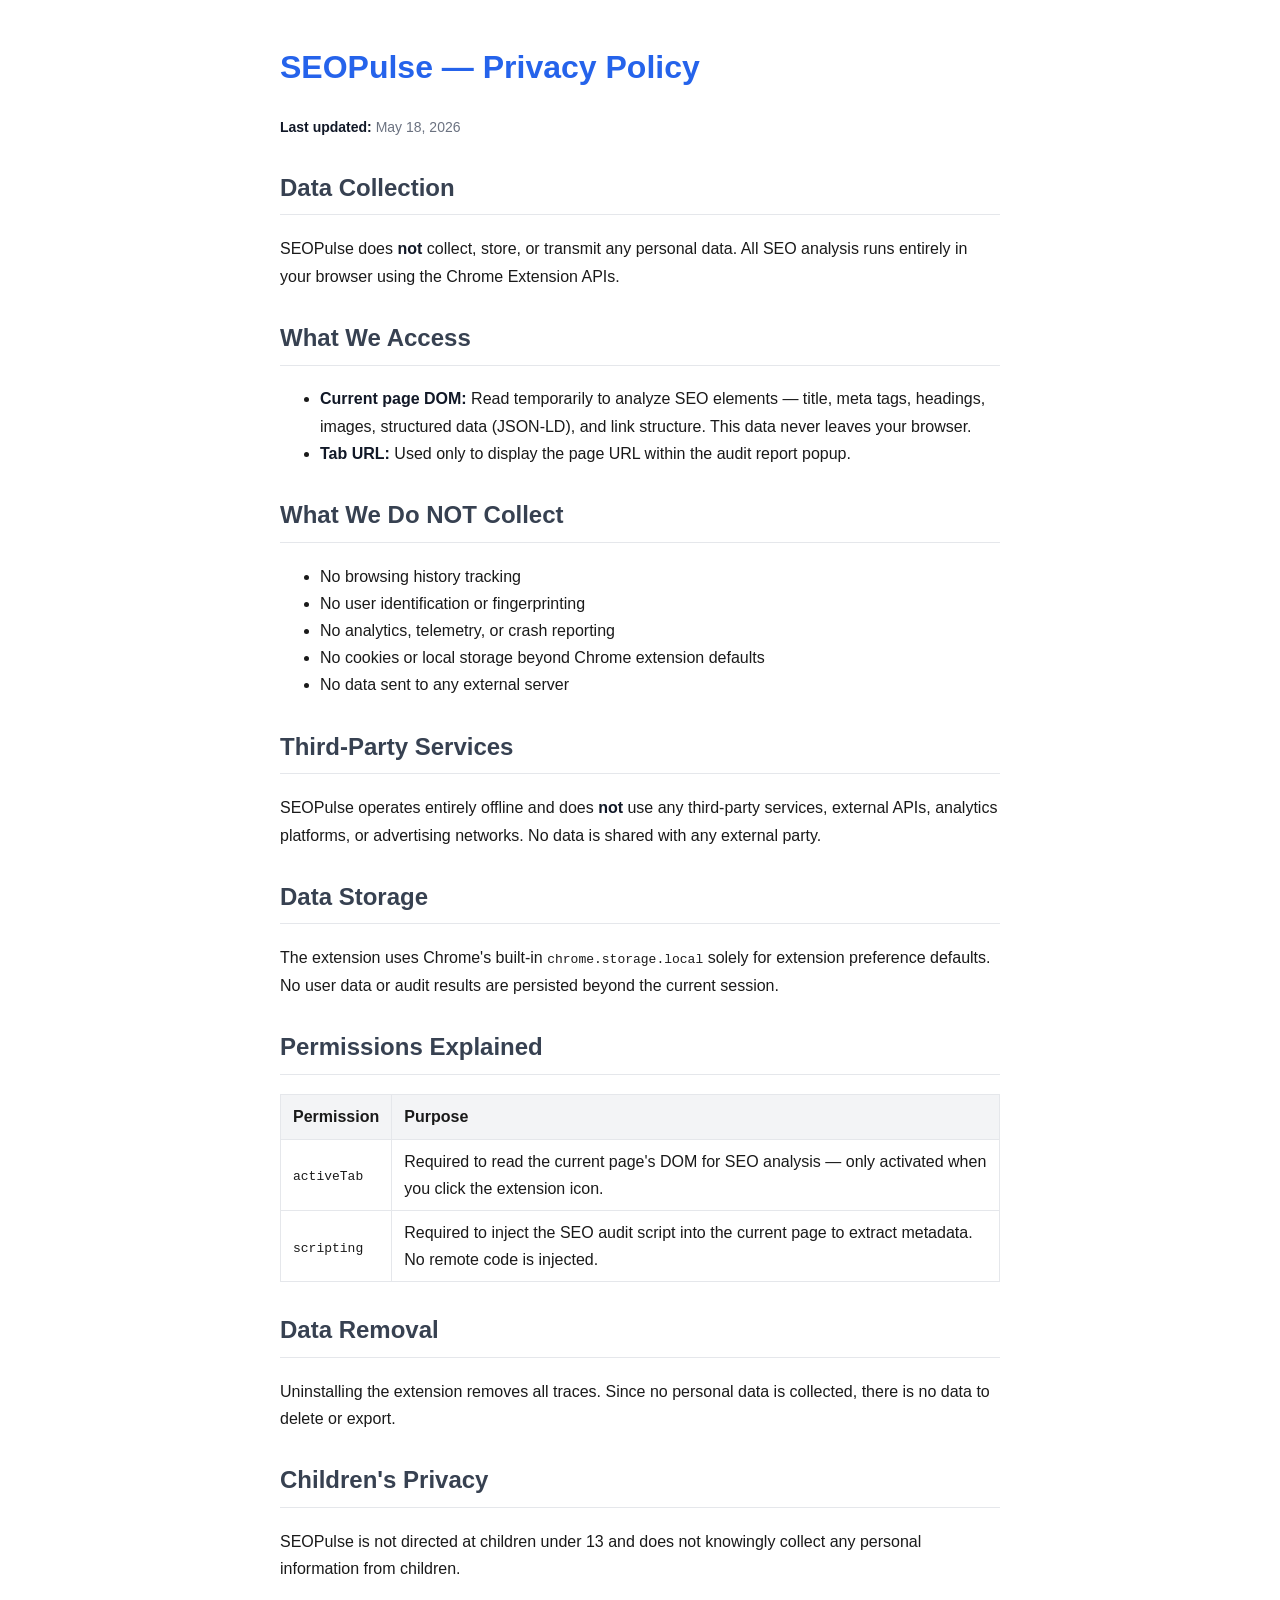
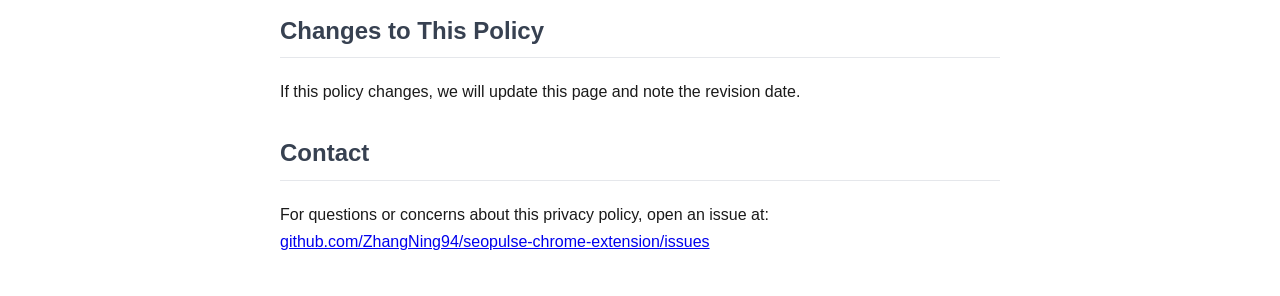
<file: index.html>
<!DOCTYPE html>
<html lang="en">
<head>
  <meta charset="UTF-8">
  <meta name="viewport" content="width=device-width, initial-scale=1.0">
  <title>Privacy Policy - SEOPulse</title>
  <style>
    body { font-family: -apple-system, BlinkMacSystemFont, 'Segoe UI', Roboto, sans-serif; max-width: 720px; margin: 40px auto; padding: 0 20px; line-height: 1.7; color: #1a1a1a; }
    h1 { color: #2563eb; }
    h2 { color: #374151; margin-top: 28px; border-bottom: 1px solid #e5e7eb; padding-bottom: 6px; }
    strong { color: #111827; }
    .last-updated { color: #6b7280; font-size: 14px; margin-bottom: 24px; }
  </style>
</head>
<body>
  <h1>SEOPulse — Privacy Policy</h1>
  <p class="last-updated"><strong>Last updated:</strong> May 18, 2026</p>

  <h2>Data Collection</h2>
  <p>SEOPulse does <strong>not</strong> collect, store, or transmit any personal data. All SEO analysis runs entirely in your browser using the Chrome Extension APIs.</p>

  <h2>What We Access</h2>
  <ul>
    <li><strong>Current page DOM:</strong> Read temporarily to analyze SEO elements — title, meta tags, headings, images, structured data (JSON-LD), and link structure. This data never leaves your browser.</li>
    <li><strong>Tab URL:</strong> Used only to display the page URL within the audit report popup.</li>
  </ul>

  <h2>What We Do NOT Collect</h2>
  <ul>
    <li>No browsing history tracking</li>
    <li>No user identification or fingerprinting</li>
    <li>No analytics, telemetry, or crash reporting</li>
    <li>No cookies or local storage beyond Chrome extension defaults</li>
    <li>No data sent to any external server</li>
  </ul>

  <h2>Third-Party Services</h2>
  <p>SEOPulse operates entirely offline and does <strong>not</strong> use any third-party services, external APIs, analytics platforms, or advertising networks. No data is shared with any external party.</p>

  <h2>Data Storage</h2>
  <p>The extension uses Chrome's built-in <code>chrome.storage.local</code> solely for extension preference defaults. No user data or audit results are persisted beyond the current session.</p>

  <h2>Permissions Explained</h2>
  <table style="width:100%; border-collapse:collapse; margin:12px 0;">
    <tr style="background:#f3f4f6;">
      <th style="text-align:left; padding:8px 12px; border:1px solid #e5e7eb;">Permission</th>
      <th style="text-align:left; padding:8px 12px; border:1px solid #e5e7eb;">Purpose</th>
    </tr>
    <tr>
      <td style="padding:8px 12px; border:1px solid #e5e7eb;"><code>activeTab</code></td>
      <td style="padding:8px 12px; border:1px solid #e5e7eb;">Required to read the current page's DOM for SEO analysis — only activated when you click the extension icon.</td>
    </tr>
    <tr>
      <td style="padding:8px 12px; border:1px solid #e5e7eb;"><code>scripting</code></td>
      <td style="padding:8px 12px; border:1px solid #e5e7eb;">Required to inject the SEO audit script into the current page to extract metadata. No remote code is injected.</td>
    </tr>
  </table>

  <h2>Data Removal</h2>
  <p>Uninstalling the extension removes all traces. Since no personal data is collected, there is no data to delete or export.</p>

  <h2>Children's Privacy</h2>
  <p>SEOPulse is not directed at children under 13 and does not knowingly collect any personal information from children.</p>

  <h2>Changes to This Policy</h2>
  <p>If this policy changes, we will update this page and note the revision date.</p>

  <h2>Contact</h2>
  <p>For questions or concerns about this privacy policy, open an issue at:<br>
  <a href="https://github.com/ZhangNing94/seopulse-chrome-extension/issues">github.com/ZhangNing94/seopulse-chrome-extension/issues</a></p>
</body>
</html>
</file>
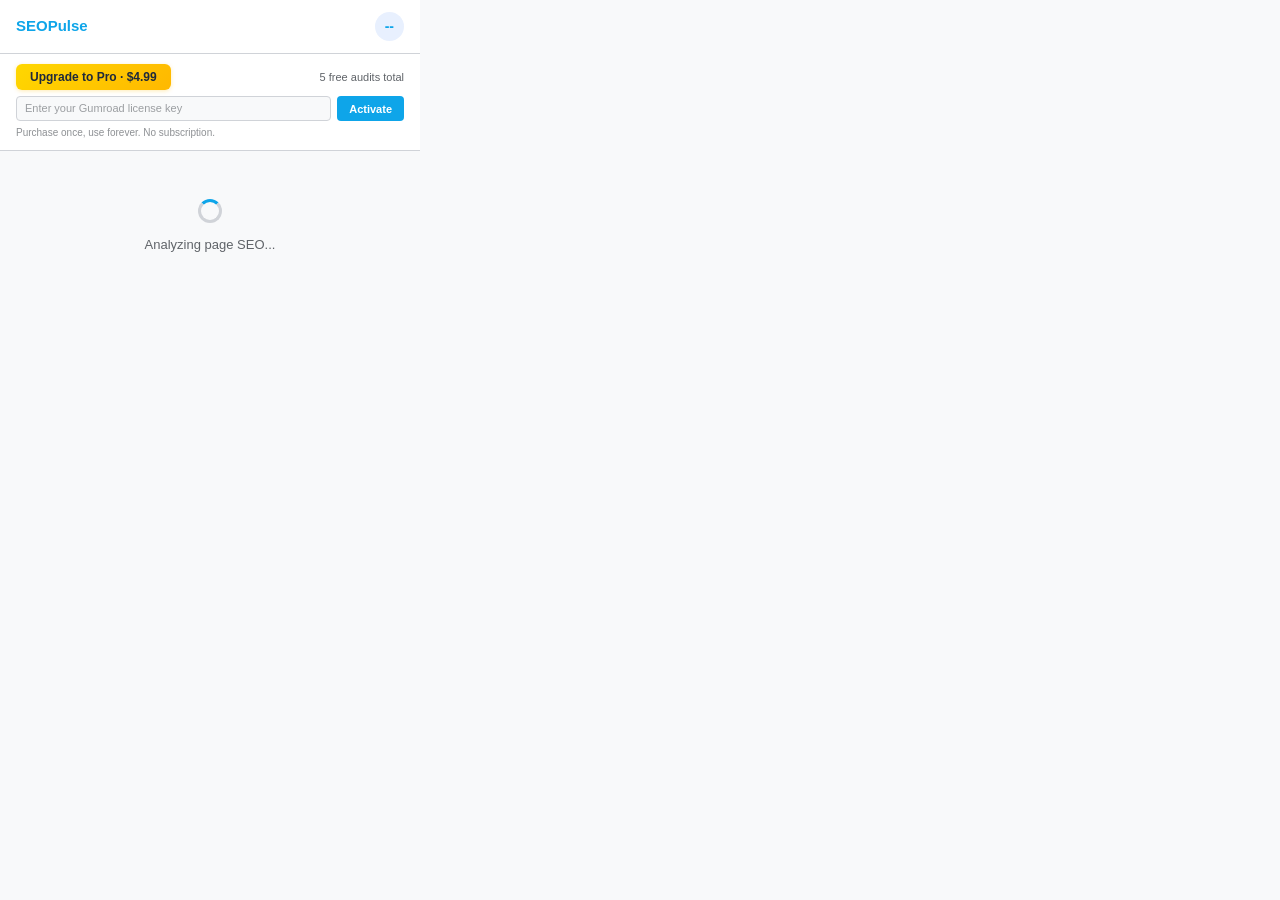
<file: popup.html>
<!DOCTYPE html>
<html>
<head>
  <meta charset="UTF-8">
  <title>SEOPulse</title>
  <link rel="stylesheet" href="popup.css">
</head>
<body>
  <header>
    <div class="logo">SEOPulse</div>
    <div id="scoreBadge" class="score-badge">--</div>
  </header>

  <!-- Pro Section -->
  <div id="proSection" class="pro-section">
    <div id="proFree">
      <div class="pro-free-top">
        <button id="upgradeProBtn" class="pro-upgrade-btn"> Upgrade to Pro · $4.99</button>
        <span id="usageDisplay" class="usage-badge">5 free audits total</span>
      </div>
      <div class="pro-license-row">
        <input type="text" id="licenseInput" placeholder="Enter your Gumroad license key" maxlength="50" autocomplete="off" spellcheck="false">
        <button id="activateBtn" class="pro-activate-btn">Activate</button>
      </div>
      <div id="licenseMsg" class="license-msg"></div>
      <p class="pro-hint">Purchase once, use forever. No subscription.</p>
    </div>
    <div id="proActive" class="pro-active hidden">
      <span class="pro-badge-inline"> PRO</span>
      <span class="pro-unlimited">Unlimited audits unlocked</span>
    </div>
  </div>

  <!-- Upgrade Modal -->
  <div id="upgradeModal" class="upgrade-modal hidden">
    <div class="upgrade-content">
      <div class="upgrade-title">Unlock Unlimited Audits</div>
      <div class="upgrade-subtitle">You've used all 5 free audits. Upgrade to Pro for unlimited access.</div>
      <div class="upgrade-features">
        <div class="upgrade-feature">Unlimited SEO audits, no daily cap</div>
        <div class="upgrade-feature">Full scoring, headings, social previews</div>
        <div class="upgrade-feature">Schema.org & structured data checks</div>
        <div class="upgrade-feature">One-time purchase, no subscription</div>
      </div>
      <div class="upgrade-price">$4.99 <small>one-time</small></div>
      <button id="getProBtn" class="upgrade-btn">Get Pro - $4.99</button>
      <button id="upgradeCloseBtn" class="upgrade-btn-outline">Not now</button>
    </div>
  </div>

  <div id="loading">
    <div class="spinner"></div>
    <p>Analyzing page SEO...</p>
  </div>

  <div id="results" class="hidden">
    <div class="scorebar" id="scorebar">
      <div class="scorebar-fill" id="scorebarFill"></div>
    </div>

    <div class="checks-list" id="checksList"></div>

    <section class="section">
      <h3> Content</h3>
      <div class="info-row"><span>Word Count</span><span id="wordCount">--</span></div>
      <div class="info-row"><span>Links</span><span id="links">--</span></div>
      <div class="info-row"><span>Language</span><span id="language">--</span></div>
    </section>

    <section class="section">
      <h3> Heading Structure</h3>
      <div class="heading-bars" id="headingBars">
        <div class="hbar"><span class="hbar-label">H1</span><span class="hbar-count" id="h1Count">0</span></div>
        <div class="hbar"><span class="hbar-label">H2</span><span class="hbar-count" id="h2Count">0</span></div>
        <div class="hbar"><span class="hbar-label">H3</span><span class="hbar-count" id="h3Count">0</span></div>
        <div class="hbar"><span class="hbar-label">H4</span><span class="hbar-count" id="h4Count">0</span></div>
        <div class="hbar"><span class="hbar-label">H5</span><span class="hbar-count" id="h5Count">0</span></div>
        <div class="hbar"><span class="hbar-label">H6</span><span class="hbar-count" id="h6Count">0</span></div>
      </div>
    </section>

    <section class="section">
      <h3> Social Preview</h3>
      <div class="social-tabs">
        <button class="social-tab active" data-preview="google">Google</button>
        <button class="social-tab" data-preview="twitter">Twitter</button>
      </div>
      <div class="preview-card google-preview" id="googlePreview">
        <div class="gp-url" id="gpUrl">--</div>
        <div class="gp-title" id="gpTitle">No title found</div>
        <div class="gp-desc" id="gpDesc">No description found</div>
      </div>
      <div class="preview-card twitter-preview hidden" id="twitterPreview">
        <div class="tw-img" id="twImg"><span>No image</span></div>
        <div class="tw-title" id="twTitle">No Twitter title</div>
        <div class="tw-desc" id="twDesc">No Twitter description</div>
        <div class="tw-url" id="twUrl">--</div>
      </div>
    </section>

    <div class="actions">
      <button id="copyReport" class="btn btn-primary"> Copy Report</button>
    </div>

    <footer>
      <p class="privacy-note"> Your data stays local. No tracking. No data collection.</p>
      <p class="version">SEOPulse v1.0.4</p>
    </footer>
  </div>

  <div id="error" class="hidden">
    <p> Unable to analyze this page.</p>
    <p class="error-hint">Try reloading or check if this is an internal Chrome page.</p>
  </div>

  <div class="toast" id="toast"></div>

  <script src="license-config.js"></script>
  <script src="license-manager.js"></script>
  <script src="popup.js"></script>
</body>
</html>
</file>
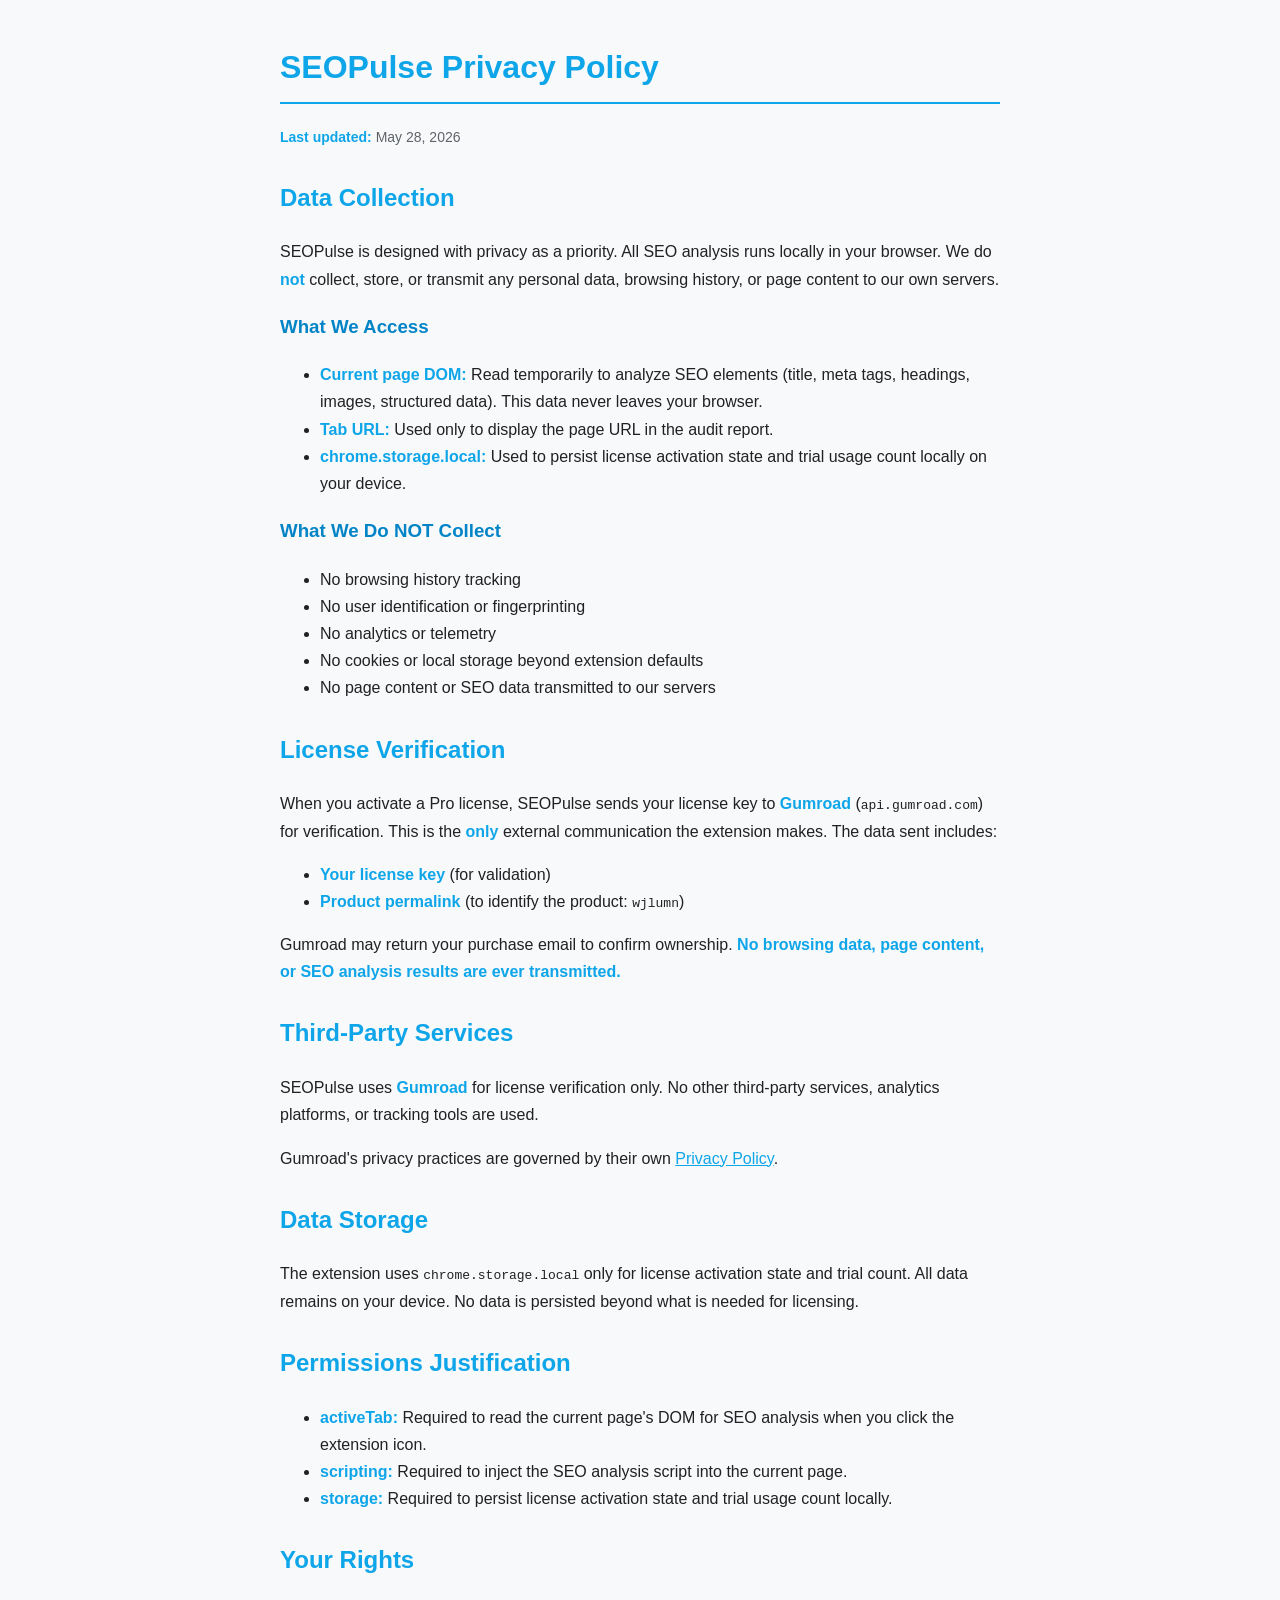
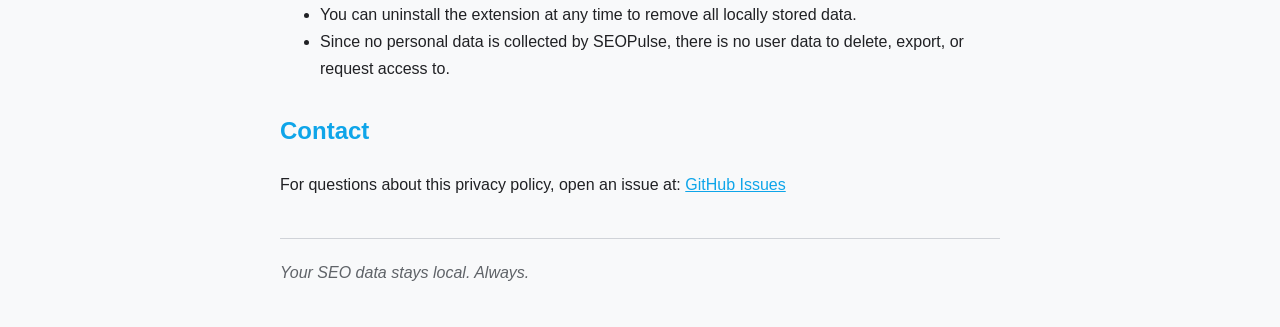
<file: privacy-policy.html>
<!DOCTYPE html>
<html lang="en">
<head>
  <meta charset="UTF-8">
  <meta name="viewport" content="width=device-width, initial-scale=1.0">
  <title>SEOPulse Privacy Policy</title>
  <style>
    body { font-family: -apple-system, BlinkMacSystemFont, 'Segoe UI', Roboto, sans-serif; max-width: 720px; margin: 40px auto; padding: 0 20px; line-height: 1.7; color: #202124; background: #f8f9fa; }
    h1 { color: #0ea5e9; border-bottom: 2px solid #0ea5e9; padding-bottom: 8px; }
    h2 { color: #0ea5e9; margin-top: 28px; }
    h3 { color: #0284c7; margin-top: 18px; }
    a { color: #0ea5e9; }
    .update { color: #5f6368; font-size: 14px; margin-bottom: 24px; }
    .footer { margin-top: 40px; padding-top: 20px; border-top: 1px solid #d0d3d8; color: #5f6368; font-style: italic; }
    strong { color: #0ea5e9; }
  </style>
</head>
<body>
  <h1>SEOPulse Privacy Policy</h1>
  <p class="update"><strong>Last updated:</strong> May 28, 2026</p>

  <h2>Data Collection</h2>
  <p>SEOPulse is designed with privacy as a priority. All SEO analysis runs locally in your browser. We do <strong>not</strong> collect, store, or transmit any personal data, browsing history, or page content to our own servers.</p>

  <h3>What We Access</h3>
  <ul>
    <li><strong>Current page DOM:</strong> Read temporarily to analyze SEO elements (title, meta tags, headings, images, structured data). This data never leaves your browser.</li>
    <li><strong>Tab URL:</strong> Used only to display the page URL in the audit report.</li>
    <li><strong>chrome.storage.local:</strong> Used to persist license activation state and trial usage count locally on your device.</li>
  </ul>

  <h3>What We Do NOT Collect</h3>
  <ul>
    <li>No browsing history tracking</li>
    <li>No user identification or fingerprinting</li>
    <li>No analytics or telemetry</li>
    <li>No cookies or local storage beyond extension defaults</li>
    <li>No page content or SEO data transmitted to our servers</li>
  </ul>

  <h2>License Verification</h2>
  <p>When you activate a Pro license, SEOPulse sends your license key to <strong>Gumroad</strong> (<code>api.gumroad.com</code>) for verification. This is the <strong>only</strong> external communication the extension makes. The data sent includes:</p>
  <ul>
    <li><strong>Your license key</strong> (for validation)</li>
    <li><strong>Product permalink</strong> (to identify the product: <code>wjlumn</code>)</li>
  </ul>
  <p>Gumroad may return your purchase email to confirm ownership. <strong>No browsing data, page content, or SEO analysis results are ever transmitted.</strong></p>

  <h2>Third-Party Services</h2>
  <p>SEOPulse uses <strong>Gumroad</strong> for license verification only. No other third-party services, analytics platforms, or tracking tools are used.</p>
  <p>Gumroad's privacy practices are governed by their own <a href="https://gumroad.com/privacy" target="_blank" rel="noopener">Privacy Policy</a>.</p>

  <h2>Data Storage</h2>
  <p>The extension uses <code>chrome.storage.local</code> only for license activation state and trial count. All data remains on your device. No data is persisted beyond what is needed for licensing.</p>

  <h2>Permissions Justification</h2>
  <ul>
    <li><strong>activeTab:</strong> Required to read the current page's DOM for SEO analysis when you click the extension icon.</li>
    <li><strong>scripting:</strong> Required to inject the SEO analysis script into the current page.</li>
    <li><strong>storage:</strong> Required to persist license activation state and trial usage count locally.</li>
  </ul>

  <h2>Your Rights</h2>
  <ul>
    <li>You can uninstall the extension at any time to remove all locally stored data.</li>
    <li>Since no personal data is collected by SEOPulse, there is no user data to delete, export, or request access to.</li>
  </ul>

  <h2>Contact</h2>
  <p>For questions about this privacy policy, open an issue at: <a href="https://github.com/ZhangNing94/seopulse-chrome-extension/issues">GitHub Issues</a></p>

  <div class="footer">Your SEO data stays local. Always.</div>
</body>
</html>
</file>
<file: popup.css>
/* SEOPulse - Popup Styles */

:root {
  --bg: #f8f9fa;
  --surface: #ffffff;
  --border: #d0d3d8;
  --primary: #0ea5e9;
  --primary-dark: #0284c7;
  --text: #202124;
  --text-secondary: #5f6368;
  --success: #34a853;
  --warning: #f9ab00;
  --error: #ea4335;
  --score-bg: #e8f0fe;
  --shadow: 0 2px 8px rgba(0,0,0,0.08);
  --radius: 8px;
  --font: -apple-system, BlinkMacSystemFont, 'Segoe UI', Roboto, sans-serif;
  --focus-ring: 0 0 0 2px var(--bg), 0 0 0 4px var(--primary);
}

@media (prefers-color-scheme: dark) {
  :root {
    --bg: #1a1a1a;
    --surface: #2d2d2d;
    --border: #3c3c3c;
    --text: #e8eaed;
    --text-secondary: #9aa0a6;
    --score-bg: #1e3a5f;
    --focus-ring: 0 0 0 2px var(--bg), 0 0 0 4px #8ab4f8;
  }
}

* { margin: 0; padding: 0; box-sizing: border-box; }

body {
  width: 420px;
  min-height: 200px;
  background: var(--bg);
  font-family: var(--font);
  color: var(--text);
  font-size: 13px;
  line-height: 1.5;
}

.hidden { display: none !important; }

header {
  display: flex;
  justify-content: space-between;
  align-items: center;
  padding: 12px 16px;
  background: var(--surface);
  border-bottom: 1px solid var(--border);
}

.logo {
  font-weight: 700;
  font-size: 15px;
  color: var(--primary);
}

.score-badge {
  background: var(--score-bg);
  color: var(--primary);
  font-weight: 700;
  font-size: 14px;
  padding: 4px 10px;
  border-radius: 20px;
}

/* ========== Pro Section ========== */
.pro-section {
  padding: 10px 16px;
  background: var(--surface);
  border-bottom: 1px solid var(--border);
}

.pro-free-top {
  display: flex;
  justify-content: space-between;
  align-items: center;
  margin-bottom: 6px;
}

.pro-upgrade-btn {
  padding: 6px 14px;
  background: linear-gradient(135deg, #ffd700, #ffb800);
  color: #1e293b;
  border: none;
  border-radius: 6px;
  font-size: 12px;
  font-weight: 700;
  cursor: pointer;
  font-family: var(--font);
  white-space: nowrap;
  box-shadow: 0 1px 4px rgba(255, 184, 0, 0.3);
  transition: box-shadow 0.15s;
}
.pro-upgrade-btn:hover { box-shadow: 0 2px 8px rgba(255, 184, 0, 0.5); }

.usage-badge {
  font-size: 11px;
  color: var(--text-secondary);
  font-weight: 500;
}

.pro-license-row {
  display: flex;
  gap: 6px;
  margin-bottom: 4px;
}

.pro-license-row input {
  flex: 1;
  padding: 5px 8px;
  border: 1px solid var(--border);
  border-radius: 4px;
  font-size: 11px;
  font-family: monospace;
  letter-spacing: 1px;
  background: var(--bg);
  color: var(--text);
  outline: none;
}
.pro-license-row input:focus {
  border-color: var(--primary);
  box-shadow: 0 0 0 2px rgba(14, 165, 233, 0.15);
}
.pro-license-row input::placeholder {
  letter-spacing: 0;
  font-family: var(--font);
  color: var(--text-secondary);
  opacity: 0.6;
}

.pro-activate-btn {
  padding: 5px 12px;
  background: var(--primary);
  color: #fff;
  border: none;
  border-radius: 4px;
  font-size: 11px;
  font-weight: 600;
  cursor: pointer;
  font-family: var(--font);
  white-space: nowrap;
}
.pro-activate-btn:hover { background: var(--primary-dark); }
.pro-activate-btn:disabled { opacity: 0.6; cursor: not-allowed; }

.license-msg {
  font-size: 11px;
  margin-bottom: 2px;
  min-height: 0;
  transition: all 0.2s;
}
.license-msg.success { color: var(--success); }
.license-msg.error { color: var(--error); }

.pro-hint {
  font-size: 10px;
  color: var(--text-secondary);
  opacity: 0.7;
}

.pro-active {
  display: flex;
  align-items: center;
  gap: 8px;
  padding: 6px 0;
}

.pro-badge-inline {
  display: inline-block;
  color: #059669;
  font-size: 11px;
  font-weight: 700;
}

.pro-unlimited {
  font-size: 12px;
  color: var(--success);
  font-weight: 500;
}

/* ========== Upgrade Modal ========== */
.upgrade-modal {
  position: fixed;
  top: 0; left: 0; right: 0; bottom: 0;
  background: rgba(0,0,0,0.5);
  display: flex;
  align-items: center;
  justify-content: center;
  z-index: 9999;
}

.upgrade-content {
  background: var(--surface);
  border-radius: 12px;
  padding: 24px;
  max-width: 320px;
  text-align: center;
  margin: 12px;
  border: 1px solid var(--border);
}

.upgrade-title {
  font-size: 18px;
  font-weight: 700;
  color: var(--primary);
  margin-bottom: 8px;
}

.upgrade-subtitle {
  font-size: 13px;
  color: var(--text-secondary);
  margin-bottom: 16px;
  line-height: 1.4;
}

.upgrade-features {
  text-align: left;
  margin-bottom: 16px;
}

.upgrade-feature {
  font-size: 12px;
  color: var(--text);
  margin-bottom: 6px;
  display: flex;
  align-items: center;
  gap: 6px;
}
.upgrade-feature::before { content: '\2713'; color: var(--success); font-weight: 600; }

.upgrade-price {
  font-size: 24px;
  font-weight: 700;
  color: var(--text);
  margin-bottom: 12px;
}
.upgrade-price small { font-size: 13px; font-weight: 400; color: var(--text-secondary); }

.upgrade-btn {
  width: 100%;
  padding: 12px;
  background: var(--primary);
  color: #fff;
  border: none;
  border-radius: 8px;
  font-size: 14px;
  font-weight: 600;
  cursor: pointer;
  margin-bottom: 8px;
  font-family: var(--font);
  transition: background 0.15s;
}
.upgrade-btn:hover { background: var(--primary-dark); }

.upgrade-btn-outline {
  width: 100%;
  padding: 10px;
  background: var(--bg);
  color: var(--text-secondary);
  border: 1px solid var(--border);
  border-radius: 8px;
  font-size: 13px;
  cursor: pointer;
  font-family: var(--font);
  transition: border-color 0.15s;
}
.upgrade-btn-outline:hover { border-color: var(--primary); color: var(--primary); }

/* ========== Loading ========== */
#loading {
  padding: 48px 24px;
  text-align: center;
}

#loading.hidden { display: none; }

.spinner {
  width: 24px;
  height: 24px;
  border: 3px solid var(--border);
  border-top-color: var(--primary);
  border-radius: 50%;
  margin: 0 auto 12px;
}

#loading p {
  color: var(--text-secondary);
  font-size: 13px;
}

.scorebar {
  height: 8px;
  background: var(--border);
  border-radius: 4px;
  margin: 12px 16px;
  overflow: hidden;
}

.scorebar-fill {
  height: 100%;
  border-radius: 4px;
  background: var(--primary);
  transition: width 0.3s ease;
  width: 0%;
}

.checks-list {
  padding: 0 16px 8px;
  max-height: 200px;
  overflow-y: auto;
}

.check-item {
  display: flex;
  align-items: center;
  gap: 8px;
  padding: 5px 0;
  border-bottom: 1px solid var(--border);
  font-size: 12px;
}

.check-item:last-child { border-bottom: none; }

.check-icon {
  width: 18px;
  height: 18px;
  border-radius: 50%;
  display: flex;
  align-items: center;
  justify-content: center;
  font-size: 10px;
  flex-shrink: 0;
  font-weight: 700;
}

.check-icon.ok { background: #e6f4ea; color: var(--success); }
.check-icon.warn { background: #fef7e0; color: var(--warning); }
.check-icon.error { background: #fce8e6; color: var(--error); }

@media (prefers-color-scheme: dark) {
  .check-icon.ok { background: #0f3d1f; }
  .check-icon.warn { background: #3d2e00; }
  .check-icon.error { background: #3d0f0f; }
}

.check-name {
  flex: 1;
  color: var(--text);
  white-space: nowrap;
  overflow: hidden;
  text-overflow: ellipsis;
}

.check-msg {
  color: var(--text-secondary);
  font-size: 11px;
  text-align: right;
  max-width: 140px;
  white-space: nowrap;
  overflow: hidden;
  text-overflow: ellipsis;
}

.section {
  padding: 8px 16px;
  border-top: 1px solid var(--border);
}

.section h3 {
  font-size: 11px;
  text-transform: uppercase;
  letter-spacing: 0.5px;
  color: var(--text-secondary);
  margin-bottom: 6px;
  font-weight: 600;
}

.info-row {
  display: flex;
  justify-content: space-between;
  padding: 3px 0;
  font-size: 12px;
}

.info-row span:first-child { color: var(--text-secondary); }
.info-row span:last-child { color: var(--text); font-weight: 500; }

.heading-bars {
  display: grid;
  grid-template-columns: repeat(6, 1fr);
  gap: 4px;
}

.hbar {
  display: flex;
  flex-direction: column;
  align-items: center;
  background: var(--surface);
  border: 1px solid var(--border);
  border-radius: 6px;
  padding: 4px 2px;
}

.hbar-label {
  font-size: 10px;
  color: var(--text-secondary);
  font-weight: 600;
}

.hbar-count {
  font-size: 14px;
  font-weight: 700;
  color: var(--primary);
}

.social-tabs {
  display: flex;
  gap: 4px;
  margin-bottom: 8px;
}

.social-tab {
  padding: 4px 10px;
  border: 1px solid var(--border);
  background: var(--bg);
  border-radius: 6px;
  cursor: pointer;
  font-size: 12px;
  color: var(--text-secondary);
  font-family: var(--font);
}

.social-tab.active {
  background: var(--primary);
  color: #fff;
  border-color: var(--primary);
}

.preview-card {
  background: var(--surface);
  border: 1px solid var(--border);
  border-radius: var(--radius);
  padding: 12px;
  max-width: 388px;
}

:root .gp-url { color: #1a6b35; }
:root .gp-title { color: #1a0dab; }
:root .gp-desc { color: #545454; }

@media (prefers-color-scheme: dark) {
  .gp-url { color: #5ecc7c; }
  .gp-title { color: #8ab4f8; }
  .gp-desc { color: #bdc1c6; }
}

.gp-url {
  font-size: 12px;
  margin-bottom: 2px;
  overflow: hidden;
  text-overflow: ellipsis;
  white-space: nowrap;
}

.gp-title {
  font-size: 16px;
  margin-bottom: 4px;
  line-height: 1.3;
  font-weight: 400;
}

.gp-desc {
  font-size: 12px;
  line-height: 1.4;
}

.tw-img {
  width: 100%;
  height: 100px;
  background: var(--border);
  border-radius: 4px;
  display: flex;
  align-items: center;
  justify-content: center;
  font-size: 11px;
  color: var(--text-secondary);
  overflow: hidden;
  margin-bottom: 6px;
}

.tw-img img { width: 100%; height: 100%; object-fit: cover; }

.tw-title {
  font-size: 14px;
  font-weight: 600;
  color: var(--text);
  margin-bottom: 3px;
}

.tw-desc { font-size: 12px; color: var(--text-secondary); margin-bottom: 4px; }

:root .tw-url { color: #1a6b35; }
@media (prefers-color-scheme: dark) {
  .tw-url { color: #5ecc7c; }
}
.tw-url { font-size: 12px; }

.actions {
  padding: 10px 16px;
  border-top: 1px solid var(--border);
}

.btn {
  width: 100%;
  padding: 8px;
  border: none;
  border-radius: 6px;
  cursor: pointer;
  font-size: 13px;
  font-weight: 600;
  font-family: var(--font);
  transition: background 0.15s;
}

.btn-primary {
  background: var(--primary);
  color: #fff;
}

.btn-primary:hover { background: var(--primary-dark); }

footer {
  padding: 10px 16px;
  text-align: center;
  border-top: 1px solid var(--border);
  background: var(--surface);
}

footer .privacy-note {
  font-size: 12px;
  color: var(--text-secondary);
}

footer .version { font-size: 10px; margin-top: 4px; opacity: 0.5; }

#error {
  padding: 40px 24px;
  text-align: center;
}

#error p:first-child { font-size: 15px; margin-bottom: 6px; }
.error-hint { font-size: 12px; color: var(--text-secondary); }

/* Toast notification */
.toast {
  position: fixed;
  bottom: 16px;
  left: 16px;
  right: 16px;
  background: var(--text);
  color: var(--bg);
  padding: 8px 12px;
  border-radius: var(--radius);
  font-size: 12px;
  font-weight: 500;
  text-align: center;
  z-index: 9999;
  opacity: 0;
  transform: translateY(8px);
  transition: opacity 0.2s, transform 0.2s;
  pointer-events: none;
}
.toast.show {
  opacity: 1;
  transform: translateY(0);
}

/* Focus styles */
:focus-visible {
  outline: none;
  box-shadow: var(--focus-ring);
}
.btn:focus-visible, .social-tab:focus-visible {
  outline: none;
  box-shadow: var(--focus-ring);
}
.check-item:focus-visible {
  outline: none;
  background: var(--score-bg);
}
</file>
